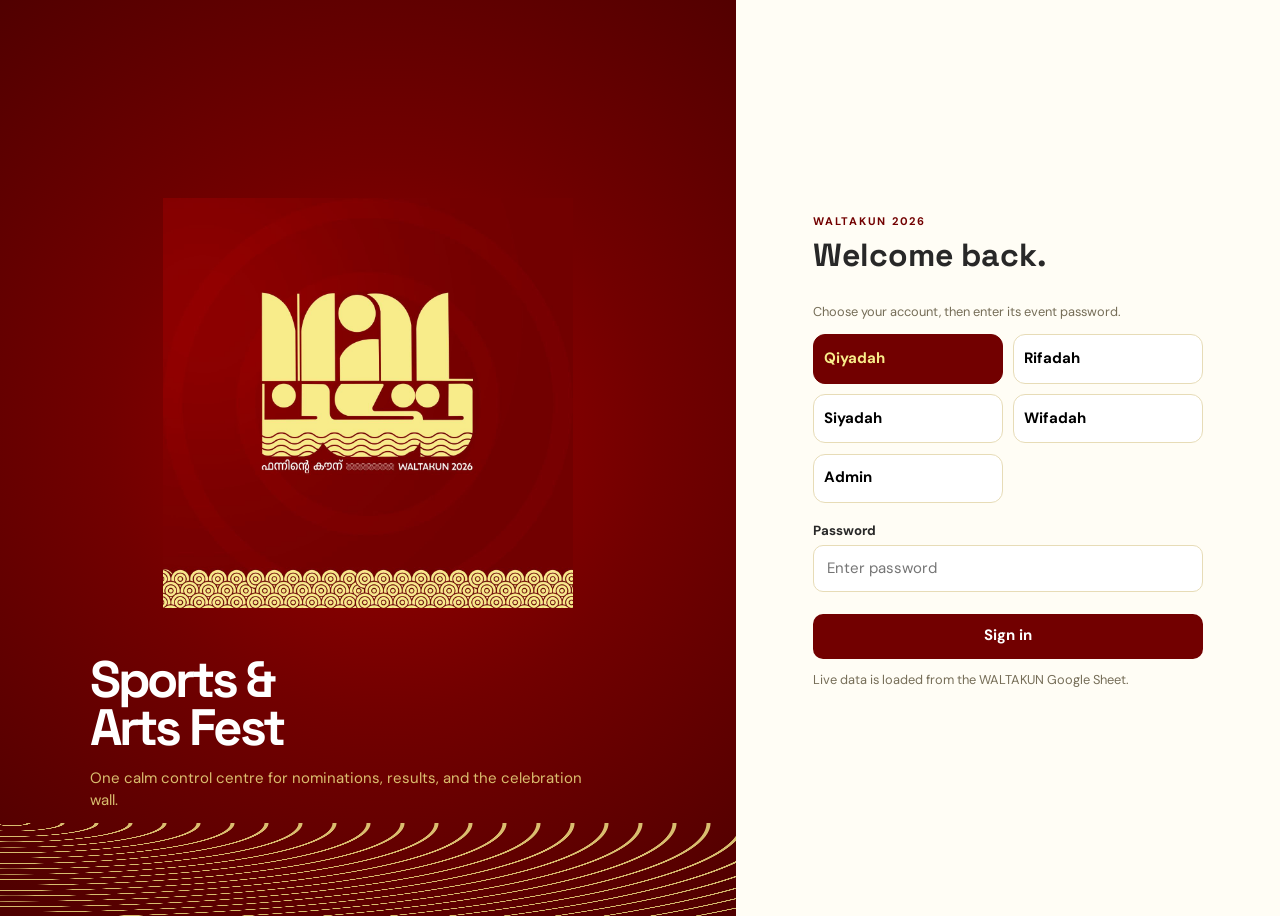
<file: index.html>
<!doctype html>
<html lang="en">
<head>
  <meta charset="utf-8"><meta name="viewport" content="width=device-width,initial-scale=1,viewport-fit=cover">
  <meta name="theme-color" content="#720000"><meta name="apple-mobile-web-app-capable" content="yes">
  <title>WALTAKUN 26</title><link rel="manifest" href="manifest.webmanifest"><link rel="stylesheet" href="styles.css">
</head>
<body>
  <div id="app"></div>
  <script src="app.js"></script>
</body>
</html>
</file>
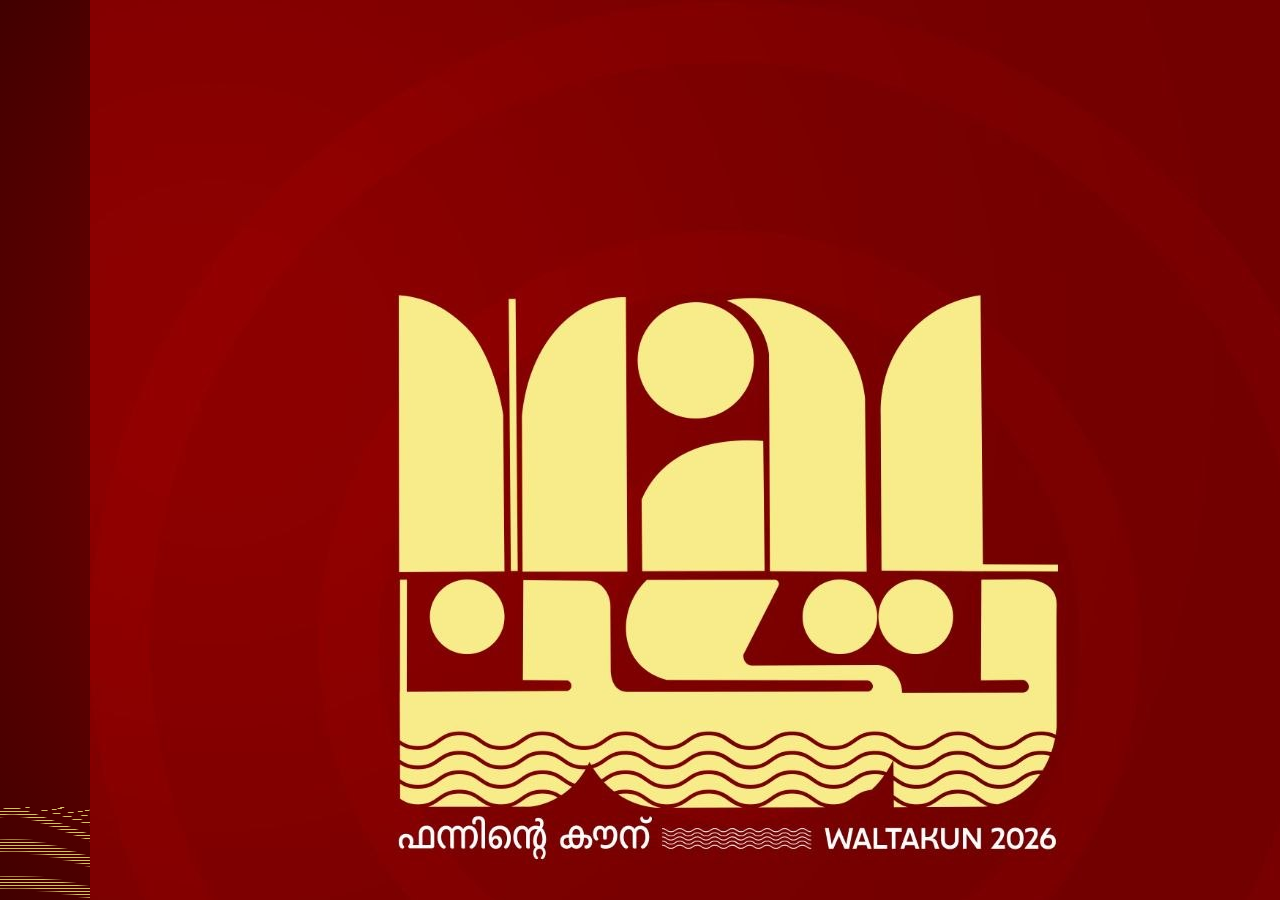
<file: wall.html>
<!doctype html>
<html lang="en">
<head>
  <meta charset="utf-8"><meta name="viewport" content="width=device-width,initial-scale=1">
  <meta name="theme-color" content="#720000"><title>WALTAKUN 26 — Display Wall</title>
  <link rel="stylesheet" href="styles.css">
</head>
<body><div id="app"></div><script src="app.js"></script></body>
</html>
</file>
<file: styles.css>
@import url('https://fonts.googleapis.com/css2?family=DM+Sans:wght@400;500;600;700&family=Space+Grotesk:wght@500;600;700&display=swap');
.registration-missing{min-width:25rem}.missing-program{display:inline-block;margin:.18rem .3rem .18rem 0;padding:.28rem .45rem;border-radius:.45rem;background:#fff5d4;font-size:.82rem;white-space:nowrap}.missing-program b{font-size:.7rem;color:#850000}.complete{color:#287039;font-weight:700}.compact-program-list{max-width:100%;padding:1rem 0}.compact-program-list h2{margin:0;color:#820000;font-size:1.45rem}.compact-program-list p{margin:.15rem 0 .75rem;font-size:.78rem;font-weight:700;letter-spacing:.12em}.compact-program-list td,.compact-program-list th{width:25%;vertical-align:top;padding:.55rem .6rem;min-height:2rem}
@media print{@page{size:A4 portrait;margin:9mm}.compact-program-list{break-inside:avoid;page-break-inside:avoid;padding:3mm 0;border-bottom:1px solid #aaa}.compact-program-list:last-child{border-bottom:0}.compact-program-list h2{font-size:13pt}.compact-program-list p{font-size:8pt;margin:1mm 0 2mm}.compact-program-list td,.compact-program-list th{font-size:8.5pt;padding:2.2pt 4pt;line-height:1.18}.compact-program-list .table{width:100%}}
.spin-wheel{position:relative}.wheel-label{position:absolute;left:50%;top:50%;width:96px;margin-left:-48px;text-align:center;color:#fff;font-size:.66rem;line-height:1.15;text-shadow:0 1px 3px #000;font-weight:700;pointer-events:none}
.spinner-modal{position:fixed;inset:0;z-index:30;background:#210000b8;display:grid;place-items:center;padding:1rem}.spinner-card{position:relative;width:min(94vw,760px);max-height:94vh;overflow:auto;background:var(--paper);border-radius:18px;padding:1.5rem;box-shadow:0 24px 80px #0008}.spinner-card h2{font:700 2rem/1 'Space Grotesk';margin:.3rem 0 1rem}.spinner-close{position:absolute;right:1rem;top:.8rem;width:34px;height:34px;border-radius:50%;font-size:1.5rem;background:#f1eddf}.spinner-modes{display:flex;gap:.5rem;margin-bottom:.75rem}.spinner-modes button{padding:.6rem .85rem;border-radius:999px;background:#f1eddf;font-weight:700}.spinner-modes .active{background:var(--wine);color:var(--gold)}.spinner-stage{position:relative;width:min(62vw,310px);aspect-ratio:1;margin:1.25rem auto}.spinner-pointer{position:absolute;z-index:2;left:50%;top:-18px;transform:translateX(-50%);color:var(--wine);font-size:2rem;line-height:1}.spin-wheel{height:100%;border-radius:50%;border:8px solid var(--gold);box-shadow:0 8px 30px #43000055;display:grid;place-items:center}.spin-wheel span{background:#fffdf5;width:42%;aspect-ratio:1;border-radius:50%;display:grid;place-items:center;font:700 2rem 'Space Grotesk';color:var(--wine);border:4px solid var(--wine)}.spin-winner{text-align:center;min-height:2.8rem;color:var(--wine);margin:.8rem 0}.spin-list{border:1px solid var(--line);border-radius:10px;max-height:220px;overflow:auto;padding:.55rem}.spin-entry{display:flex;justify-content:space-between;align-items:center;gap:.5rem;padding:.5rem;border-bottom:1px solid #f2ead9}.spin-entry:last-child{border:0}.spin-entry small{display:block;color:#756d57}@media(max-width:760px){.spinner-card{padding:1rem}.spinner-stage{width:min(76vw,290px)}}
.result-template{position:relative;width:min(92vw,1600px);height:min(86vh,900px);overflow:hidden;border-radius:18px;box-shadow:0 25px 80px #0008}.result-template>img{width:100%;height:100%;object-fit:cover}.template-copy{position:absolute;inset:8% 7%;display:flex;flex-direction:column;justify-content:center;text-shadow:0 2px 16px #000}.template-copy h1{font-size:clamp(2.4rem,6vw,5.8rem)}.template-copy .wall-podium{margin-top:4vh}.template-copy .wall-place{text-shadow:none}
:root{--wine:#720000;--wine2:#4e0000;--gold:#f8ec8a;--ink:#282828;--paper:#fffdf5;--mist:#f6f1df;--line:#e7dcb7;--good:#28724b;--danger:#a21818;--shadow:0 18px 45px #4300001e}*{box-sizing:border-box}body{margin:0;background:var(--paper);color:var(--ink);font:15px/1.45 'DM Sans',sans-serif}button,input,select{font:inherit}button{cursor:pointer;border:0}#app{min-height:100vh}.brand{font:600 1.02rem 'Space Grotesk',sans-serif;letter-spacing:.08em}.eyebrow{text-transform:uppercase;letter-spacing:.16em;font-weight:700;font-size:.69rem;color:var(--wine)}.login{min-height:100vh;display:grid;grid-template-columns:1.15fr .85fr;background:var(--wine);color:white}.login-art{padding:clamp(2rem,7vw,7rem);min-height:500px;position:relative;background:radial-gradient(circle at 52% 48%,#990000 0,#720000 45%,#4e0000 100%);overflow:hidden}.login-art:after,.wall:after{content:"";position:absolute;bottom:-22px;left:0;right:0;height:115px;background:repeating-radial-gradient(ellipse at 12px 0,transparent 0 14px,var(--gold) 15px 18px,transparent 19px 34px);opacity:.8}.login-art img{width:min(410px,76%);display:block;margin:12vh auto 0}.login-art h1{font:700 clamp(2rem,4vw,4.1rem)/.95 'Space Grotesk',sans-serif;letter-spacing:-.06em;margin:3rem 0 .7rem}.login-art p{max-width:31rem;color:#f8ec8acc}.login-panel{background:var(--paper);color:var(--ink);display:flex;align-items:center;justify-content:center;padding:2rem}.login-card{width:min(100%,390px)}.login-card h2{font:700 2rem/1 'Space Grotesk';margin:.6rem 0 2rem}.role-grid{display:grid;grid-template-columns:repeat(2,1fr);gap:.65rem;margin:.55rem 0 1.1rem}.role{padding:.8rem .6rem;border:1px solid var(--line);border-radius:12px;background:white;text-align:left;font-weight:700}.role.active{background:var(--wine);color:var(--gold);border-color:var(--wine)}label{display:block;font-weight:700;font-size:.83rem;margin:1rem 0 .35rem}input,select{width:100%;border:1px solid var(--line);border-radius:10px;padding:.72rem .8rem;background:white;color:var(--ink)}.primary,.secondary,.ghost,.danger{border-radius:10px;padding:.72rem 1rem;font-weight:700}.primary{background:var(--wine);color:white}.primary:hover{background:var(--wine2)}.secondary{background:var(--gold);color:var(--ink)}.ghost{background:transparent;border:1px solid var(--line);color:var(--ink)}.danger{background:#fff0ef;color:var(--danger)}.wide{width:100%;margin-top:1.35rem}.hint{color:#756d57;font-size:.8rem}.error{color:var(--danger);font-weight:700;margin-top:.65rem}.shell{min-height:100vh}.topbar{height:70px;background:var(--wine);color:white;display:flex;align-items:center;padding:0 clamp(1rem,4vw,3.5rem);gap:1rem}.topbar img{width:46px;height:46px;object-fit:contain}.topbar .brand{margin-right:auto}.user-pill{color:var(--gold);font-size:.83rem;font-weight:700}.layout{display:grid;grid-template-columns:220px 1fr;min-height:calc(100vh - 70px)}.nav{padding:1.5rem 1rem;border-right:1px solid var(--line);background:#fffdf7}.nav button{display:flex;gap:.7rem;width:100%;text-align:left;padding:.78rem .85rem;background:transparent;border-radius:9px;color:#5e5748;font-weight:700}.nav button.active{background:var(--gold);color:var(--wine)}.main{padding:clamp(1.2rem,4vw,3.2rem);max-width:1350px;width:100%;margin:auto}.page-head{display:flex;justify-content:space-between;align-items:flex-end;gap:1rem;margin-bottom:1.65rem}.page-head h1{font:700 clamp(1.7rem,3vw,2.55rem)/1 'Space Grotesk';letter-spacing:-.05em;margin:.28rem 0}.page-head p{margin:.55rem 0 0;color:#756d57}.stats{display:grid;grid-template-columns:repeat(3,1fr);gap:1rem;margin-bottom:1.5rem}.stat,.card{background:white;border:1px solid #eee5cf;border-radius:15px;box-shadow:0 4px 15px #3e22060a}.stat{padding:1.15rem}.stat b{display:block;font:700 1.8rem 'Space Grotesk';color:var(--wine)}.stat span{color:#756d57;font-size:.82rem;font-weight:700}.card{padding:1.25rem}.toolbar{display:flex;align-items:end;gap:.8rem;flex-wrap:wrap;margin-bottom:1.1rem}.toolbar>div{min-width:180px;flex:1}.toolbar label{margin-top:0}.category-tabs{display:flex;gap:.55rem;flex-wrap:wrap;margin-bottom:1.2rem}.category-tabs button{padding:.58rem .78rem;background:white;border:1px solid var(--line);border-radius:999px;font-size:.83rem;font-weight:700}.category-tabs .active{background:var(--ink);color:var(--gold);border-color:var(--ink)}.program-grid{display:grid;grid-template-columns:repeat(auto-fill,minmax(210px,1fr));gap:.75rem}.program{padding:1rem;border:1px solid var(--line);border-radius:12px;background:#fff;cursor:pointer}.program.active{border:2px solid var(--wine);background:#fff9e4}.program b{display:block}.program small{color:#756d57}.chooser{display:grid;grid-template-columns:1fr 1fr;gap:1rem;margin-top:1rem}.student-list{max-height:420px;overflow:auto;border:1px solid var(--line);border-radius:11px}.student{display:flex;gap:.6rem;padding:.72rem;border-bottom:1px solid #f2ead9;align-items:center}.student:last-child{border-bottom:0}.student input{width:auto}.student small{display:block;color:#756d57}.selected{border-left:4px solid var(--wine)}.list-head{display:flex;justify-content:space-between;align-items:center;margin-bottom:.75rem}.empty{padding:2.5rem 1rem;text-align:center;color:#756d57}.table-wrap{overflow:auto}.table{width:100%;border-collapse:collapse}.table th{text-align:left;color:#756d57;font-size:.72rem;letter-spacing:.07em;text-transform:uppercase;padding:.7rem;border-bottom:1px solid var(--line)}.table td{padding:.75rem .7rem;border-bottom:1px solid #f2ead9}.badge{display:inline-block;padding:.24rem .48rem;border-radius:99px;background:#f1eddf;color:#625a46;font-size:.71rem;font-weight:700}.badge.published{background:#e6f6eb;color:var(--good)}.badge.draft{background:#fff0cf;color:#855900}.result-grid{display:grid;grid-template-columns:1.1fr .9fr;gap:1rem}.podium{display:grid;gap:.65rem}.place{display:grid;grid-template-columns:40px 1fr;gap:.6rem;align-items:center;padding:.72rem;border-radius:10px;background:#fff9e4}.place span{width:32px;height:32px;border-radius:50%;background:var(--wine);color:var(--gold);display:grid;place-items:center;font-weight:700}.toast{position:fixed;right:1.2rem;bottom:1.2rem;background:var(--ink);color:white;padding:.8rem 1rem;border-radius:9px;box-shadow:var(--shadow);z-index:9}.wall{height:100vh;background:radial-gradient(circle at center,#a00000 0,#720000 54%,#410000);color:white;display:grid;place-items:center;position:relative;overflow:hidden}.wall-content{width:min(86vw,1200px);text-align:center;z-index:1}.wall-logo{width:220px;max-height:160px;object-fit:contain;margin-bottom:2vh}.wall h1{font:700 clamp(2.5rem,7vw,6.4rem)/.96 'Space Grotesk';letter-spacing:-.07em;margin:.4rem}.wall .caption{font-size:clamp(1rem,2vw,1.6rem);color:var(--gold)}.wall-podium{display:flex;justify-content:center;align-items:end;gap:1.2rem;margin-top:6vh}.wall-place{background:#fffdf5;color:var(--ink);padding:1.2rem 2rem;border-radius:15px 15px 0 0;min-width:210px}.wall-place:nth-child(1){order:2;padding-top:2.7rem;background:var(--gold)}.wall-place:nth-child(2){order:1}.wall-place:nth-child(3){order:3;padding-top:.7rem}.wall-place b{display:block;color:var(--wine);font-size:1.2rem}.wall-photo{max-height:58vh;max-width:82vw;border-radius:18px;box-shadow:0 25px 80px #0008}.print-only{display:none}@media(max-width:760px){.login{grid-template-columns:1fr}.login-art{min-height:260px;padding:2rem}.login-art img{width:160px;margin:1rem auto}.login-art h1{margin:1rem 0 .4rem}.login-art:after{height:55px}.layout{grid-template-columns:1fr}.nav{display:flex;overflow:auto;padding:.55rem;border-right:0;border-bottom:1px solid var(--line)}.nav button{width:auto;white-space:nowrap}.stats{grid-template-columns:1fr 1fr}.chooser,.result-grid{grid-template-columns:1fr}.topbar .brand{font-size:.82rem}.user-pill{display:none}.wall-place{min-width:0;padding:.7rem}.wall-podium{gap:.3rem}.wall-place:nth-child(1){padding-top:1.5rem}}@media print{body{background:white}.topbar,.nav,.no-print,.toast{display:none!important}.layout{display:block}.main{padding:0;max-width:none}.print-only{display:block}.card{border:0;box-shadow:none;padding:0}.table td,.table th{padding:.4rem}.page-head{margin-bottom:.6rem}}
</file>
